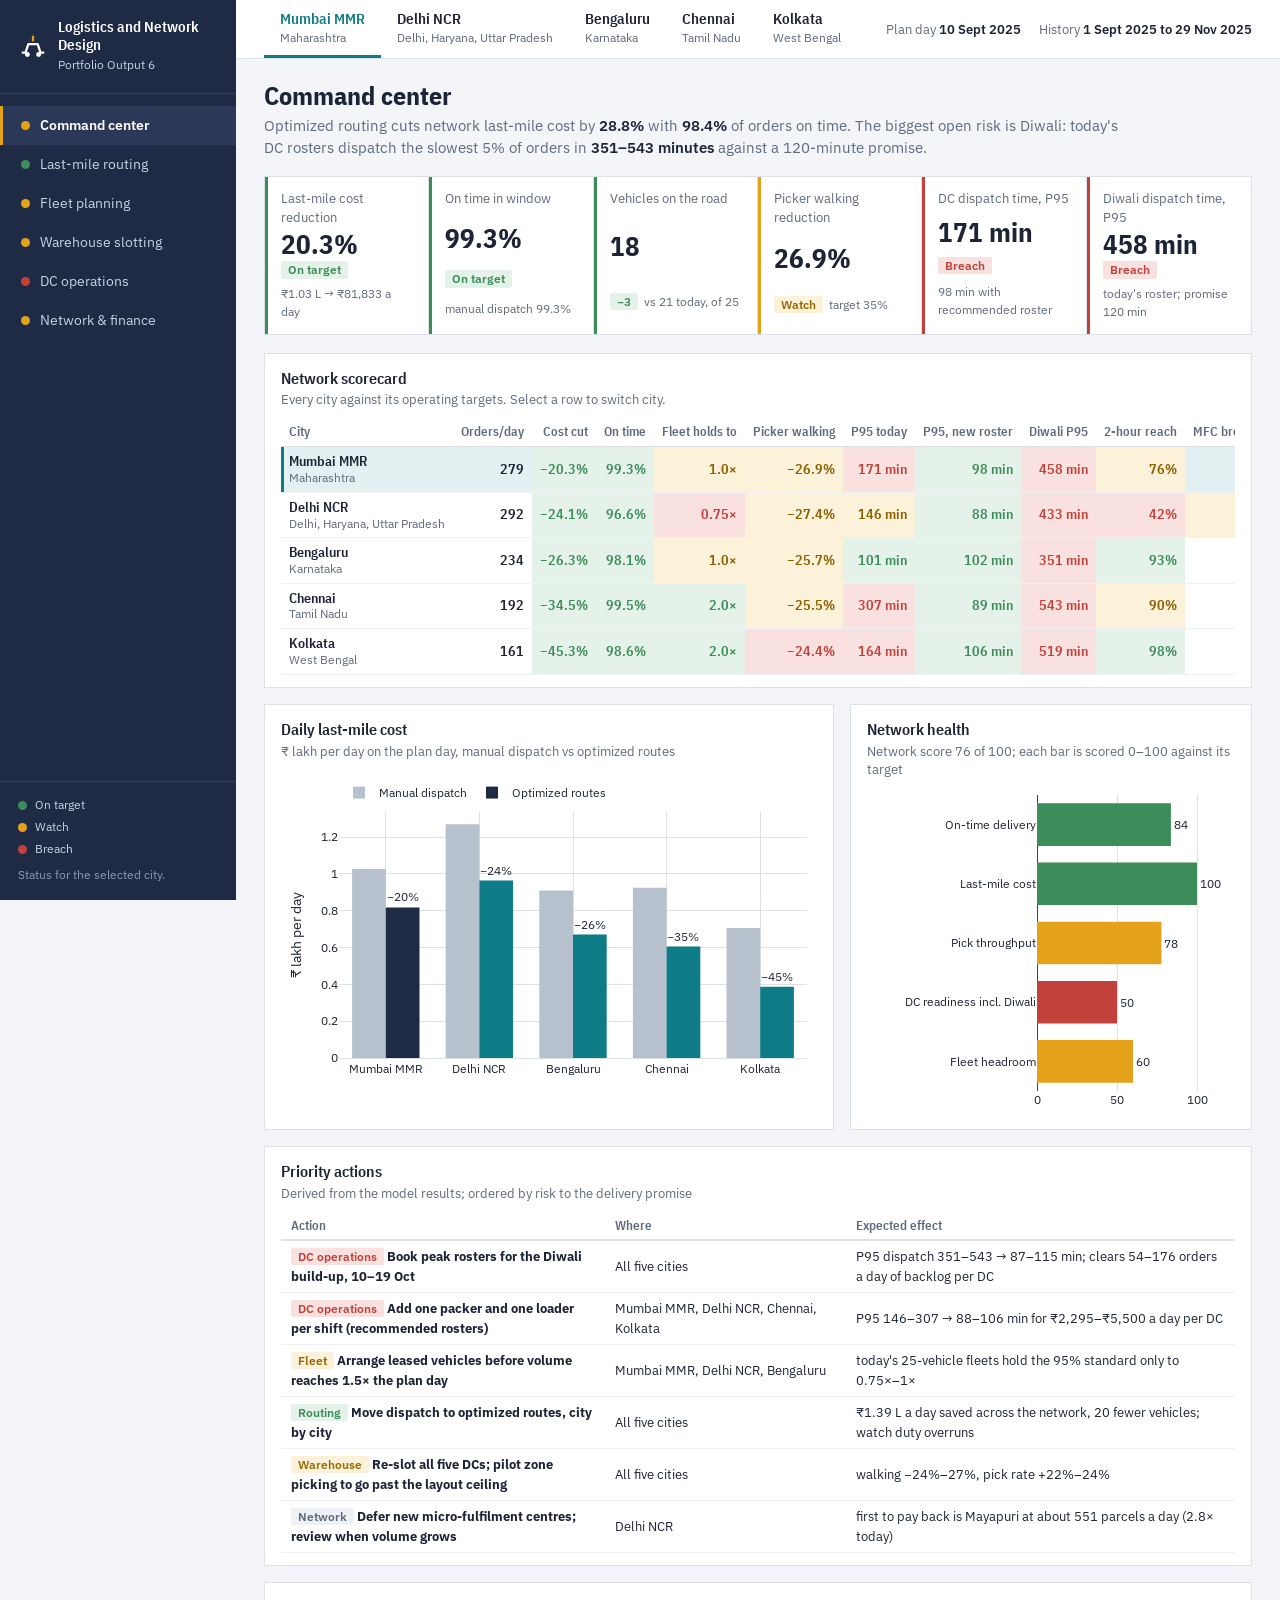
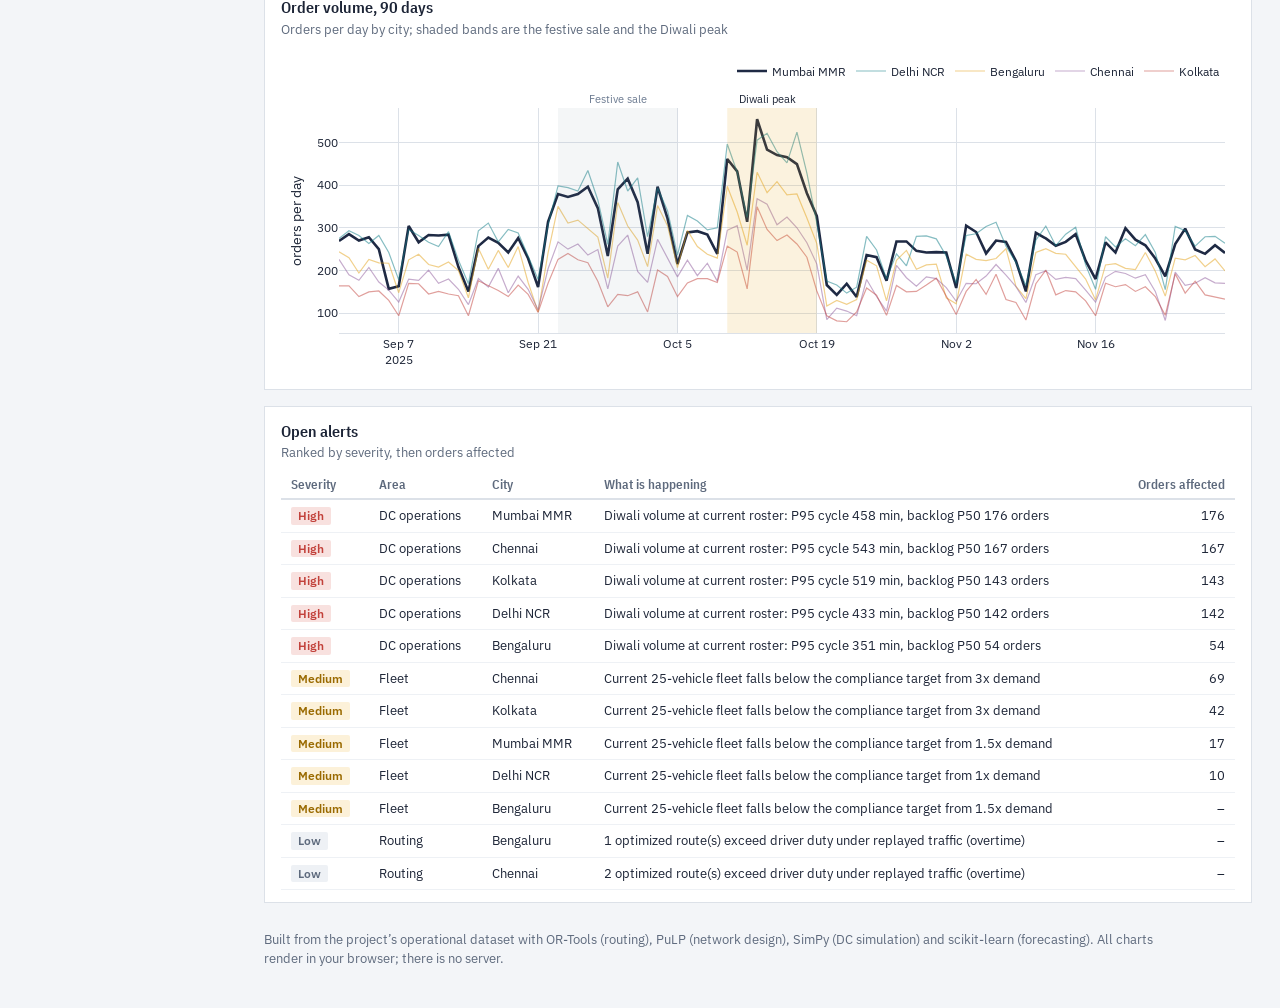
<file: dashboard/static/index.html>
<!doctype html>
<html lang="en">
<head>
<meta charset="utf-8">
<meta name="viewport" content="width=device-width, initial-scale=1, viewport-fit=cover">
<title>Logistics and Network Design: five-metro network control tower</title>
<meta name="description" content="Control tower for a five-metro 3PL network: routing, fleet, warehouse, DC operations and micro-fulfilment economics across seven Indian states and union territories.">
<link rel="preconnect" href="https://fonts.googleapis.com"><link rel="preconnect" href="https://fonts.gstatic.com" crossorigin>
<link href="https://fonts.googleapis.com/css2?family=IBM+Plex+Sans+Condensed:wght@500;600;700&family=IBM+Plex+Sans:wght@400;500;600&display=swap" rel="stylesheet">
<link rel="stylesheet" href="assets/style.css">
<link rel="icon" href="data:image/svg+xml,<svg xmlns='http://www.w3.org/2000/svg' viewBox='0 0 100 100'><text y='.9em' font-size='90'>🚚</text></svg>">
</head>
<body>
<div class="shell">
  <aside class="rail" aria-label="Modules">
    <div class="brand">
      <svg viewBox="0 0 32 32" aria-hidden="true"><path d="M4 22h4l3-9h10l3 9h4" fill="none" stroke="currentColor" stroke-width="2.4" stroke-linejoin="round"/><circle cx="10" cy="24" r="2.6" fill="currentColor"/><circle cx="22" cy="24" r="2.6" fill="currentColor"/><path d="M16 4v6" stroke="#E3A21A" stroke-width="2.4"/></svg>
      <div><b>Logistics and Network Design</b><span>Portfolio Output 6</span></div>
    </div>
    <nav id="tabs" role="tablist">
      <button role="tab" data-tab="overview"><i class="dot" data-status="overview"></i><span>Command center</span></button>
      <button role="tab" data-tab="routes"><i class="dot" data-status="routes"></i><span>Last-mile routing</span></button>
      <button role="tab" data-tab="fleet"><i class="dot" data-status="fleet"></i><span>Fleet planning</span></button>
      <button role="tab" data-tab="warehouse"><i class="dot" data-status="warehouse"></i><span>Warehouse slotting</span></button>
      <button role="tab" data-tab="simulation"><i class="dot" data-status="simulation"></i><span>DC operations</span></button>
      <button role="tab" data-tab="network"><i class="dot" data-status="network"></i><span>Network &amp; finance</span></button>
    </nav>
    <div class="legend" aria-label="Status legend">
      <span><i class="dot good"></i>On target</span><span><i class="dot watch"></i>Watch</span><span><i class="dot breach"></i>Breach</span>
      <p>Status for the selected city.</p>
    </div>
  </aside>

  <div class="main-col">
    <header class="context">
      <nav class="city-strip" id="cityStrip" aria-label="Select city"></nav>
      <div class="context-meta" id="contextMeta"></div>
    </header>

    <main id="main">
      <div class="page-head">
        <h1 id="pageTitle">Command center</h1>
        <p id="pageAnswer" class="answer" aria-live="polite"></p>
      </div>
      <section class="kpis" id="kpis" aria-label="Key indicators"></section>

      <section class="panel-grid" id="panel-overview" role="tabpanel">
        <article class="panel span-12">
          <header><h2>Network scorecard</h2><p>Every city against its operating targets. Select a row to switch city.</p></header>
          <div id="scorecard" class="table-wrap"></div>
        </article>
        <article class="panel span-7">
          <header><h2>Daily last-mile cost</h2><p>₹ lakh per day on the plan day, manual dispatch vs optimized routes</p></header>
          <div id="ovCost" class="plot"></div>
        </article>
        <article class="panel span-5">
          <header><h2>Network health</h2><p id="healthNote"></p></header>
          <div id="ovHealth" class="plot"></div>
        </article>
        <article class="panel span-12">
          <header><h2>Priority actions</h2><p>Derived from the model results; ordered by risk to the delivery promise</p></header>
          <div id="actions" class="table-wrap"></div>
        </article>
        <article class="panel span-12">
          <header><h2>Order volume, 90 days</h2><p>Orders per day by city; shaded bands are the festive sale and the Diwali peak</p></header>
          <div id="ovDemand" class="plot"></div>
        </article>
        <article class="panel span-12">
          <header><h2>Open alerts</h2><p>Ranked by severity, then orders affected</p></header>
          <div id="alerts" class="table-wrap"></div>
        </article>
      </section>

      <section class="panel-grid" id="panel-routes" role="tabpanel" hidden>
        <div class="toolbar span-12"><span>Plan</span><div class="seg" id="planSeg"><button data-v="optimized">Optimized</button><button data-v="baseline">Manual dispatch</button></div><span class="muted" id="routeNote"></span></div>
        <article class="panel span-8 flush">
          <header><h2>Routes on the plan day</h2><p>Each line is one vehicle tour from its depot; red points are orders left unserved</p></header>
          <div id="routeMap" class="plot tall"></div>
        </article>
        <article class="panel span-4">
          <header><h2>On-time by zone</h2><p>Share of orders delivered inside their window; dashed line is the 95% standard</p></header>
          <div id="zoneBar" class="plot short"></div>
          <dl id="routeStats" class="stats"></dl>
        </article>
        <article class="panel span-12">
          <header><h2>Vehicle tours</h2><p>Sorted by cost. Duty overrun means the tour runs past the driver's shift when replayed with real traffic.</p></header>
          <div id="routeTable" class="table-wrap scroll"></div>
        </article>
      </section>

      <section class="panel-grid" id="panel-fleet" role="tabpanel" hidden>
        <article class="panel span-7">
          <header><h2>Vehicles needed by demand level</h2><p>Recommended mix from a fleet-size-and-mix optimization; dashed line is today's 25-vehicle fleet</p></header>
          <div id="fleetCurve" class="plot"></div>
        </article>
        <article class="panel span-5">
          <header><h2>On-time share as volume grows</h2><p>Today's fleet vs the recommended fleet; dotted line is the 95% standard</p></header>
          <div id="fleetComp" class="plot"></div>
        </article>
        <article class="panel span-7">
          <header><h2>Scenario detail</h2><p>Demand level relative to the plan day; history days shows how often the last 90 days hit that level</p></header>
          <div id="fleetTable" class="table-wrap"></div>
        </article>
        <article class="panel span-5">
          <header><h2>Own vs lease</h2><p>Annual total cost of ownership of the recommended fleet, ₹ crore</p></header>
          <div id="fleetTco" class="plot"></div>
        </article>
      </section>

      <section class="panel-grid" id="panel-warehouse" role="tabpanel" hidden>
        <article class="panel span-6">
          <header><h2>Current layout</h2><p>Picks per location; aisles run left to right away from dispatch, bays bottom to top</p></header>
          <div id="heatBase" class="plot"></div>
        </article>
        <article class="panel span-6">
          <header><h2>Optimized layout</h2><p>Fast movers pulled toward dispatch, co-picked items kept together, heavy items on lower shelves</p></header>
          <div id="heat" class="plot"></div>
        </article>
        <article class="panel span-7">
          <header><h2>Result against target and ceiling</h2><p>Measured on held-out pick orders; the ceiling uses perfect knowledge of each item's demand</p></header>
          <div id="whBullet" class="plot short"></div>
          <p class="note" id="whNote"></p>
        </article>
        <article class="panel span-5">
          <header><h2>Pick productivity</h2><p>Pick lines per hour, labour cost per 1,000 picks</p></header>
          <div id="pph" class="plot short"></div>
          <dl id="whStats" class="stats"></dl>
        </article>
      </section>

      <section class="panel-grid" id="panel-simulation" role="tabpanel" hidden>
        <article class="panel span-7">
          <header><h2>95th-percentile intake-to-dispatch time</h2><p>Minutes across 200 simulated days per roster; dashed line is the 2-hour promise</p></header>
          <div id="simBar" class="plot"></div>
        </article>
        <article class="panel span-5">
          <header><h2>How long orders wait</h2><p>Distribution of intake-to-dispatch minutes, all simulated orders</p></header>
          <div id="simHist" class="plot"></div>
        </article>
        <article class="panel span-12">
          <header><h2>Rosters and utilisation</h2><p>Heads per shift as pickers / packers / QC / loaders; two shifts a day</p></header>
          <div id="simTable" class="table-wrap"></div>
        </article>
      </section>

      <section class="panel-grid" id="panel-network" role="tabpanel" hidden>
        <article class="panel span-12 inputs">
          <header><h2>Scenario inputs</h2><p>Recalculated in your browser</p></header>
          <div class="sliders">
            <label>New micro-fulfilment centres <input type="range" id="pSlider" min="1" max="5" value="1"><output id="pOut">1</output></label>
            <label>Cost of capital (WACC) <input type="range" id="waccSlider" min="8" max="16" step="0.5" value="12"><output id="waccOut">12%</output></label>
            <label>Parcel growth per year <input type="range" id="growthSlider" min="0" max="40" step="1" value="18"><output id="growthOut">18%</output></label>
          </div>
        </article>
        <article class="panel span-7 flush">
          <header><h2>Candidate sites</h2><p>Teal = selected for this scenario, amber = other candidates, ink = existing depots</p></header>
          <div id="netMap" class="plot tall"></div>
        </article>
        <article class="panel span-5">
          <header><h2>Five-year value of this option</h2><p>Net present value of cash flows; no terminal value</p></header>
          <dl id="npvBox" class="stats"></dl>
          <div id="cfWaterfall" class="plot short"></div>
        </article>
        <article class="panel span-4">
          <header><h2>NPV by number of sites</h2><p>₹ crore at the inputs above</p></header>
          <div id="npvBars" class="plot short"></div>
        </article>
        <article class="panel span-8">
          <header><h2>Distance and 2-hour coverage</h2><p>Average km per parcel and share of parcels reachable within 2 hours at evening-peak traffic</p></header>
          <div id="netCurve" class="plot short"></div>
        </article>
        <article class="panel span-12">
          <header><h2>Where to invest first</h2><p>Cities ranked by the parcel volume at which their best option breaks even</p></header>
          <div id="rankTable" class="table-wrap"></div>
        </article>
      </section>
    </main>

    <footer class="foot">
      <p id="footNote">Built from the project’s operational dataset with OR-Tools (routing), PuLP (network design), SimPy (DC simulation) and scikit-learn (forecasting). All charts render in your browser; there is no server.</p>
    </footer>
  </div>
</div>
<script src="vendor/plotly-2.35.2.min.js"></script>
<script src="assets/app.js"></script>
</body>
</html>
</file>
<file: dashboard/static/assets/style.css>
/* Logistics and Network Design - portfolio design tokens (shared palette with the Excel workbook). */
:root {
  --ink: #1F2A44; --ink-2: #2B3858; --teal: #0E7C86; --slate: #6B7A90;
  --good: #3C8D5A; --watch: #E3A21A; --breach: #C2413B;
  --canvas: #F3F5F8; --surface: #FFFFFF; --text: #1C2436; --muted: #5E6A7D; --rule: #DCE1E8; --rule-2: #EEF1F5;
  --good-bg: #E5F2EA; --watch-bg: #FCF1D9; --breach-bg: #F8E1DF; --sel: #E4F1F2;
  --rail-text: #C9D2E0;
  --plex: 'IBM Plex Sans', 'Segoe UI', Roboto, Helvetica, Arial, sans-serif;
  --plex-c: 'IBM Plex Sans Condensed', 'Arial Narrow', 'IBM Plex Sans', Arial, sans-serif;
  color-scheme: light;
  box-sizing: border-box;
  padding-top: env(safe-area-inset-top, 0px);
  padding-bottom: env(safe-area-inset-bottom, 0px);
}
@media (prefers-color-scheme: dark) {
  :root:not([data-theme="light"]) {
    --canvas: #0F141D; --surface: #171E2B; --text: #E6EBF2; --muted: #9AA6B8; --rule: #2A3447; --rule-2: #202938;
    --good-bg: #1D3327; --watch-bg: #3A3016; --breach-bg: #3D2222; --sel: #173238; color-scheme: dark;
  }
}
:root[data-theme="dark"] {
  --canvas: #0F141D; --surface: #171E2B; --text: #E6EBF2; --muted: #9AA6B8; --rule: #2A3447; --rule-2: #202938;
  --good-bg: #1D3327; --watch-bg: #3A3016; --breach-bg: #3D2222; --sel: #173238; color-scheme: dark;
}
*, *::before, *::after { box-sizing: inherit; }
html { scroll-padding-top: env(safe-area-inset-top, 0px); }
body { margin: 0; background: var(--canvas); color: var(--text); font: 400 14px/1.5 var(--plex); font-variant-numeric: tabular-nums; }
button { font: inherit; }

/* ---------- shell ---------- */
.shell { display: grid; grid-template-columns: 236px minmax(0, 1fr); min-height: 100vh; }
.rail { background: var(--ink); color: var(--rail-text); position: sticky; top: 0; height: 100vh; display: flex; flex-direction: column;
  padding: 18px 0 16px; }
.brand { display: flex; gap: 10px; align-items: center; padding: 0 18px 18px; border-bottom: 1px solid #34415f; color: #fff; }
.brand svg { width: 30px; height: 30px; flex: none; }
.brand b { display: block; font: 600 15px/1.2 var(--plex-c); }
.brand span { font-size: 12px; color: var(--rail-text); }
#tabs { display: grid; padding: 12px 0; }
#tabs button { all: unset; cursor: pointer; display: flex; align-items: center; gap: 10px; padding: 9px 18px; color: var(--rail-text);
  border-left: 3px solid transparent; }
#tabs button:hover { background: var(--ink-2); color: #fff; }
#tabs button[aria-selected="true"] { background: var(--ink-2); color: #fff; border-left-color: var(--watch); font-weight: 600; }
.dot { width: 9px; height: 9px; border-radius: 50%; display: inline-block; flex: none; background: #56627C; }
.dot.good { background: var(--good); } .dot.watch { background: var(--watch); } .dot.breach { background: var(--breach); }
.legend { margin-top: auto; padding: 14px 18px 0; border-top: 1px solid #34415f; font-size: 12px; display: grid; gap: 4px; }
.legend span { display: flex; align-items: center; gap: 8px; }
.legend p { margin: 4px 0 0; color: #8E9AB0; }

.main-col { min-width: 0; display: flex; flex-direction: column; }
.context { position: sticky; top: 0; z-index: 5; background: var(--surface); border-bottom: 1px solid var(--rule);
  display: flex; flex-wrap: wrap; align-items: stretch; justify-content: space-between; gap: 8px 24px; padding: 0 28px; }
body::before { content: ""; position: fixed; inset: 0 0 auto; height: env(safe-area-inset-top, 0px); z-index: 10; background: var(--surface); }
.city-strip { display: flex; overflow-x: auto; }
.city-strip button { all: unset; cursor: pointer; padding: 10px 16px 9px; border-bottom: 3px solid transparent; display: grid; white-space: nowrap; }
.city-strip button b { font: 600 15px/1.25 var(--plex-c); }
.city-strip button span { font-size: 11.5px; color: var(--muted); }
.city-strip button[aria-pressed="true"] { border-bottom-color: var(--teal); }
.city-strip button[aria-pressed="true"] b { color: var(--teal); }
.context-meta { display: flex; align-items: center; gap: 18px; font-size: 12.5px; color: var(--muted); }
.context-meta b { color: var(--text); font-weight: 600; }
:focus-visible { outline: 3px solid var(--watch); outline-offset: -3px; }

/* ---------- page ---------- */
main { padding: 22px 28px 8px; }
.page-head { display: grid; gap: 4px; margin-bottom: 16px; max-width: 110ch; }
h1 { font: 700 26px/1.15 var(--plex-c); margin: 0; color: var(--text); }
.answer { margin: 0; font-size: 15px; color: var(--muted); max-width: 95ch; }
.answer b { color: var(--text); font-weight: 600; }

.kpis { display: grid; grid-template-columns: repeat(6, minmax(0, 1fr)); background: var(--surface); border: 1px solid var(--rule); margin-bottom: 18px; }
.kpi { padding: 12px 16px 13px; border-right: 1px solid var(--rule); display: grid; gap: 2px; min-width: 0; position: relative; }
.kpi:last-child { border-right: 0; }
.kpi::before { content: ""; position: absolute; left: 0; top: 0; bottom: 0; width: 3px; background: var(--rule); }
.kpi.good::before { background: var(--good); } .kpi.watch::before { background: var(--watch); } .kpi.breach::before { background: var(--breach); }
.kpi .l { font-size: 12.5px; color: var(--muted); }
.kpi .v { font: 700 27px/1.15 var(--plex-c); color: var(--text); }
.kpi .c { font-size: 12px; color: var(--muted); display: flex; gap: 6px; align-items: center; flex-wrap: wrap; }

.pill { display: inline-block; font: 600 11.5px/1.5 var(--plex); padding: 0 7px; border-radius: 2px; white-space: nowrap; }
.pill.good { background: var(--good-bg); color: var(--good); } .pill.watch { background: var(--watch-bg); color: #9A6A00; }
.pill.breach { background: var(--breach-bg); color: var(--breach); } .pill.info { background: var(--rule-2); color: var(--muted); }

.panel-grid { display: grid; grid-template-columns: repeat(12, minmax(0, 1fr)); gap: 16px; }
.panel-grid[hidden] { display: none; }
.span-4 { grid-column: span 4; } .span-5 { grid-column: span 5; } .span-6 { grid-column: span 6; }
.span-7 { grid-column: span 7; } .span-8 { grid-column: span 8; } .span-12 { grid-column: span 12; }
.panel { background: var(--surface); border: 1px solid var(--rule); padding: 14px 16px 12px; min-width: 0; }
.panel > header { margin-bottom: 8px; }
.panel.flush > header { margin-bottom: 4px; }
.panel h2 { font: 600 16px/1.3 var(--plex-c); margin: 0; }
.panel header p { margin: 2px 0 0; font-size: 12.5px; color: var(--muted); }
.plot { width: 100%; height: 330px; } .plot.tall { height: 500px; } .plot.short { height: 230px; }
.note { font-size: 12.5px; color: var(--muted); margin: 6px 0 0; }
.muted { color: var(--muted); font-size: 12.5px; }

.toolbar { display: flex; align-items: center; gap: 12px; color: var(--muted); }
.seg { display: inline-flex; border: 1px solid var(--rule); background: var(--surface); }
.seg button { all: unset; cursor: pointer; padding: 6px 14px; font-size: 13px; }
.seg button + button { border-left: 1px solid var(--rule); }
.seg button[aria-pressed="true"] { background: var(--ink); color: #fff; }

.stats { display: grid; grid-template-columns: 1fr 1fr; gap: 10px 18px; margin: 10px 0 0; }
.stats div { border-top: 1px solid var(--rule-2); padding-top: 6px; }
.stats dt { font-size: 12px; color: var(--muted); }
.stats dd { margin: 0; font: 600 19px/1.25 var(--plex-c); }

.inputs .sliders { display: flex; flex-wrap: wrap; gap: 14px 40px; }
.inputs label { display: flex; align-items: center; gap: 10px; font-size: 13.5px; }
.inputs input[type="range"] { width: 180px; accent-color: var(--teal); }
.inputs output { font: 600 16px var(--plex-c); min-width: 3.5ch; }

/* ---------- tables ---------- */
.table-wrap { overflow-x: auto; }
.table-wrap.scroll { max-height: 360px; overflow-y: auto; }
table { border-collapse: collapse; width: 100%; font-size: 13px; }
thead th { position: sticky; top: 0; background: var(--surface); font: 600 12.5px/1.3 var(--plex-c); color: var(--muted);
  text-align: right; padding: 6px 10px; border-bottom: 2px solid var(--rule); white-space: nowrap; }
tbody td { text-align: right; padding: 6px 10px; border-bottom: 1px solid var(--rule-2); white-space: nowrap; }
th:first-child, td:first-child, td.l, th.l { text-align: left; }
td.wrap { white-space: normal; min-width: 260px; }
td.good { background: var(--good-bg); color: var(--good); font-weight: 600; }
td.watch { background: var(--watch-bg); color: #8A5F00; font-weight: 600; }
td.breach { background: var(--breach-bg); color: var(--breach); font-weight: 600; }
td.na { color: var(--muted); }
#scorecard td, #scorecard th { padding: 6px 8px; }
#scorecard td { font: 600 13.5px/1.3 var(--plex-c); }
#scorecard td.l b { font-weight: 600; }
#scorecard td .sub { font-family: var(--plex); }
#actions td.wrap { min-width: 200px; }
#actions td:first-child { width: 34%; }
tr.sel td:first-child { box-shadow: inset 3px 0 0 var(--teal); }
tr.sel td { background-image: linear-gradient(var(--sel), var(--sel)); }
tr.sel td.good, tr.sel td.watch, tr.sel td.breach { background-image: none; }
tbody tr.clickable { cursor: pointer; }
tbody tr.clickable:hover td { background-image: linear-gradient(var(--rule-2), var(--rule-2)); }
.bar { display: inline-block; vertical-align: middle; height: 8px; background: var(--teal); margin-right: 6px; }
.bar.amber { background: var(--watch); }
.sub { display: block; font-size: 11.5px; color: var(--muted); font-weight: 400; }

.foot { padding: 6px 28px 28px; font-size: 12.5px; color: var(--muted); max-width: 120ch; }

/* ---------- responsive ---------- */
@media (max-width: 1180px) {
  .kpis { grid-template-columns: repeat(3, minmax(0, 1fr)); }
  .kpi:nth-child(3) { border-right: 0; } .kpi:nth-child(-n+3) { border-bottom: 1px solid var(--rule); }
  .span-4, .span-5, .span-7, .span-8 { grid-column: span 12; } .span-6 { grid-column: span 6; }
}
@media (max-width: 820px) {
  .shell { grid-template-columns: minmax(0, 1fr); }
  .rail { position: static; height: auto; padding: 10px 0 0; }
  .brand { padding-bottom: 10px; }
  #tabs { display: flex; overflow-x: auto; padding: 0; }
  #tabs button { border-left: 0; border-bottom: 3px solid transparent; white-space: nowrap; padding: 10px 14px; }
  #tabs button[aria-selected="true"] { border-bottom-color: var(--watch); }
  .legend { display: none; }
  .context, main, .foot { padding-left: 14px; padding-right: 14px; }
  .kpis { grid-template-columns: repeat(2, minmax(0, 1fr)); }
  .kpi { border-right: 1px solid var(--rule) !important; border-bottom: 1px solid var(--rule); }
  .span-6 { grid-column: span 12; }
  h1 { font-size: 22px; }
}
@media (prefers-reduced-motion: reduce) { * { transition: none !important; scroll-behavior: auto !important; } }
</file>
